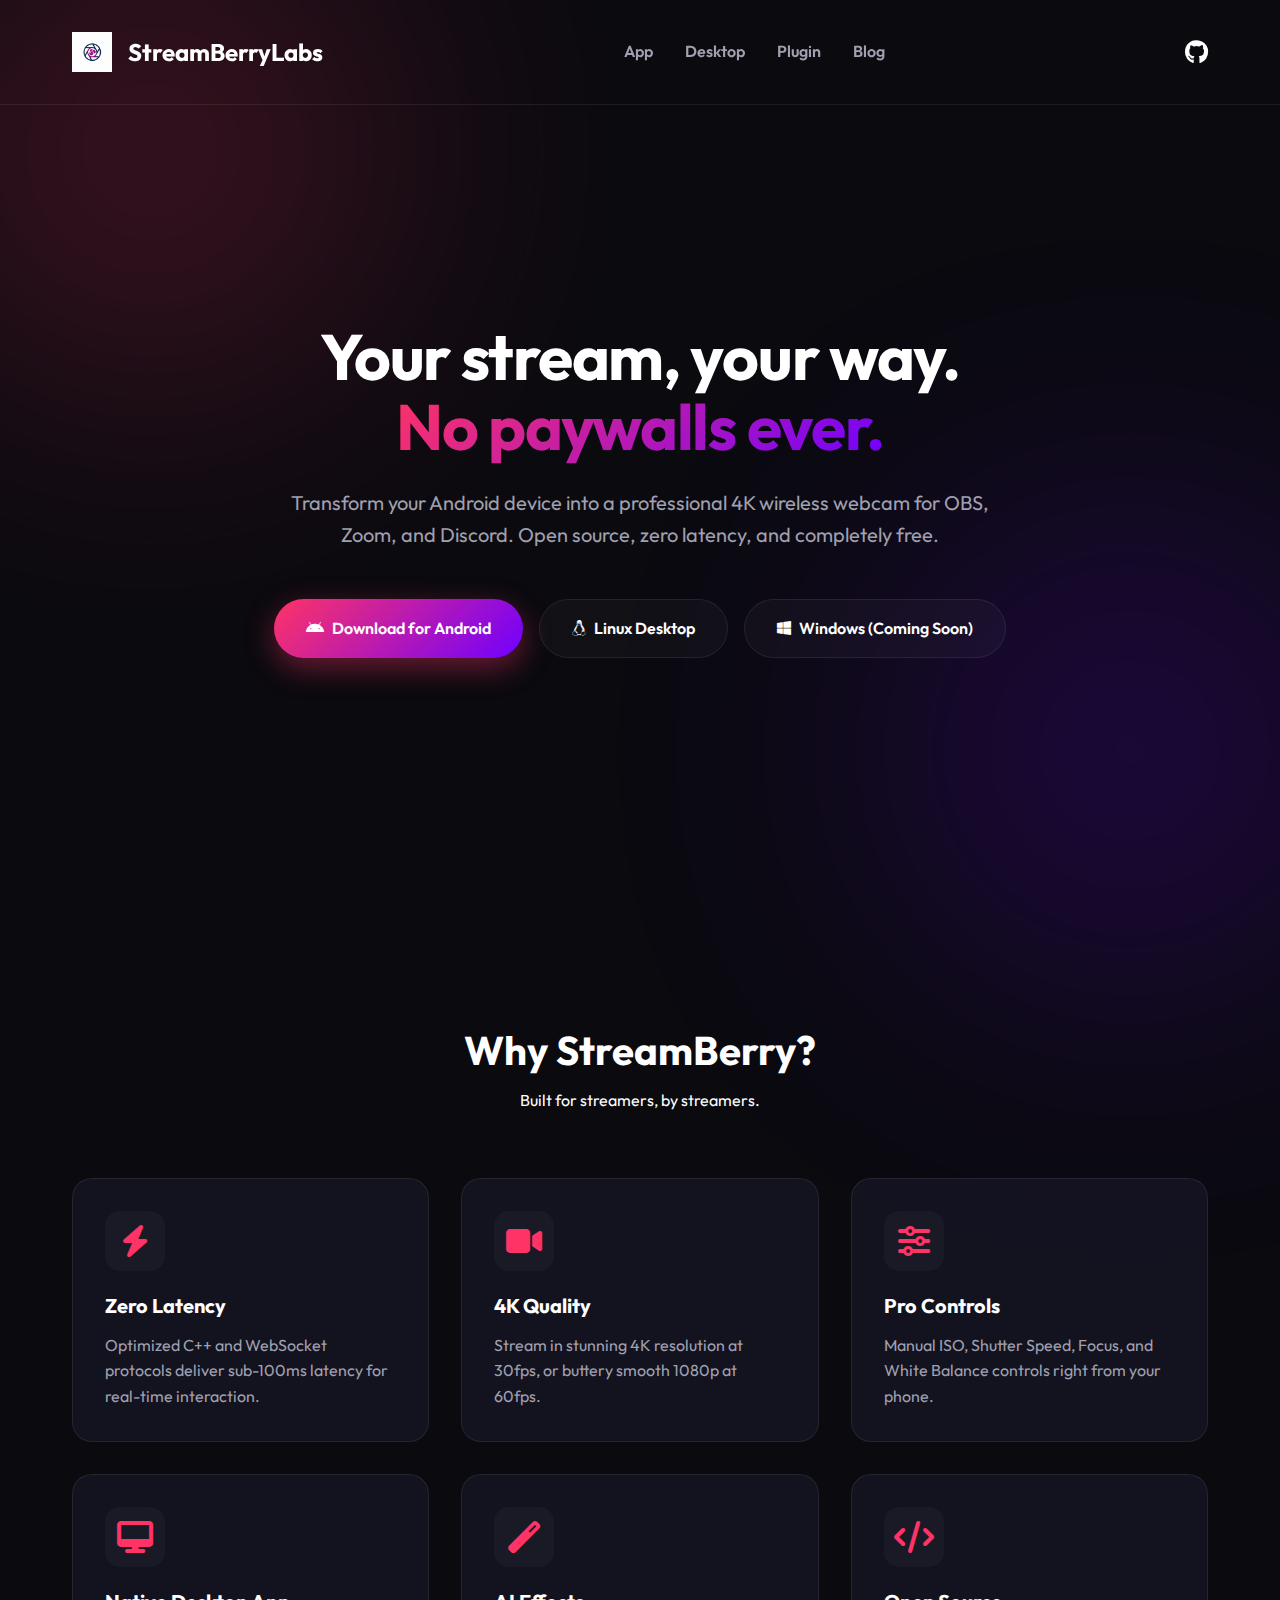
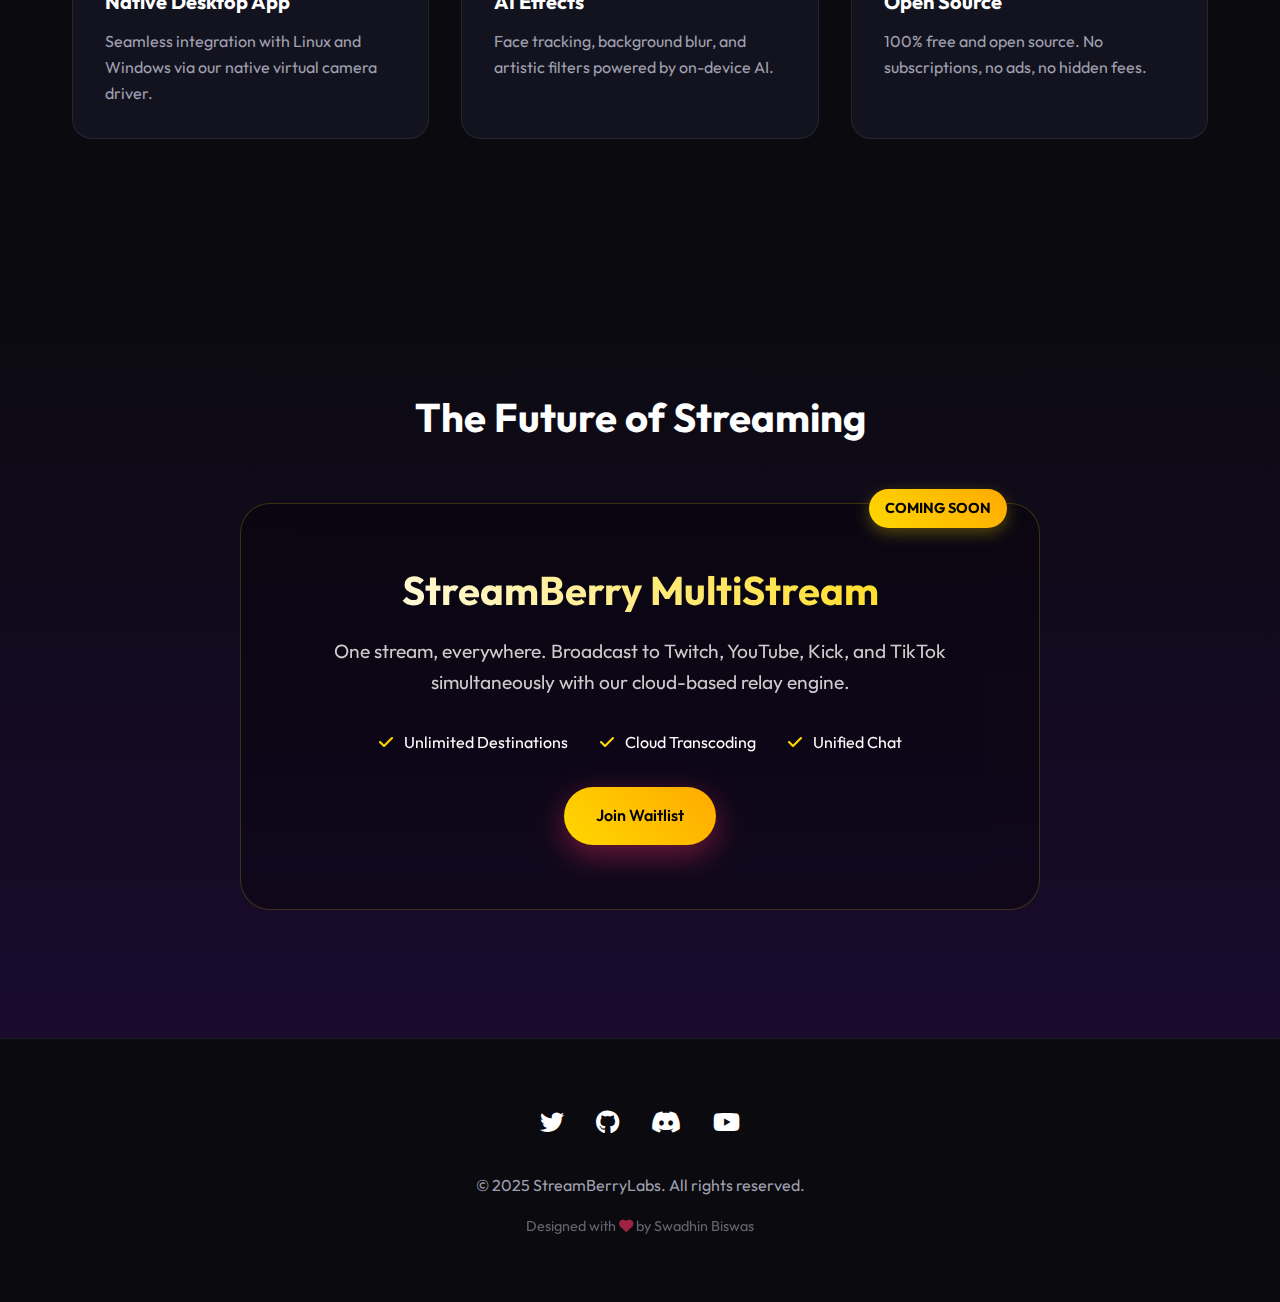
<file: index.html>
<!DOCTYPE html>
<html lang="en">

<head>
    <meta charset="UTF-8">
    <meta name="viewport" content="width=device-width, initial-scale=1.0">
    <title>StreamBerryLabs | Turn Your Phone into a 4K Wireless Webcam</title>
    <meta name="description"
        content="Transform your Android device into a professional 4K wireless webcam for OBS, Zoom, and Discord. Zero latency, open source, and completely free. No paywalls.">
    <meta name="keywords"
        content="android webcam, phone to webcam, wireless webcam, obs droid, linux webcam, 4k webcam app, streamberry">
    <meta name="author" content="StreamBerryLabs">

    <!-- Open Graph / Facebook -->
    <meta property="og:type" content="website">
    <meta property="og:url" content="https://streamberrylabs.github.io/">
    <meta property="og:title" content="StreamBerryLabs | Turn Your Phone into a 4K Wireless Webcam">
    <meta property="og:description"
        content="Transform your Android device into a professional 4K wireless webcam for OBS, Zoom, and Discord. Zero latency, open source, and completely free.">
    <meta property="og:image" content="https://streamberrylabs.github.io/logo.png">

    <!-- Twitter -->
    <meta property="twitter:card" content="summary_large_image">
    <meta property="twitter:url" content="https://streamberrylabs.github.io/">
    <meta property="twitter:title" content="StreamBerryLabs | Turn Your Phone into a 4K Wireless Webcam">
    <meta property="twitter:description"
        content="Transform your Android device into a professional 4K wireless webcam for OBS, Zoom, and Discord. Zero latency, open source, and completely free.">
    <meta property="twitter:image" content="https://streamberrylabs.github.io/logo.png">

    <link rel="preconnect" href="https://fonts.googleapis.com">
    <link rel="preconnect" href="https://fonts.gstatic.com" crossorigin>
    <link href="https://fonts.googleapis.com/css2?family=Outfit:wght@300;400;600;700&display=swap" rel="stylesheet">
    <link rel="stylesheet" href="https://cdnjs.cloudflare.com/ajax/libs/font-awesome/6.4.0/css/all.min.css">
    <link rel="stylesheet" href="style.css">
</head>

<body>

    <header>
        <div class="container">
            <nav>
                <div class="logo">
                    <a href="index.html"
                        style="text-decoration: none; color: inherit; display: flex; align-items: center; gap: 1rem;">
                        <img src="logo.png" alt="StreamBerry Logo">
                        <span>StreamBerryLabs</span>
                    </a>
                </div>
                <div class="nav-links">
                    <a href="app.html" class="nav-item">App</a>
                    <a href="desktop.html" class="nav-item">Desktop</a>
                    <a href="plugin.html" class="nav-item">Plugin</a>
                    <a href="blog/index.html" class="nav-item">Blog</a>
                </div>
                <div class="social-links" style="margin:0; gap:1rem;">
                    <a href="https://github.com/StreamBerryLabs"><i class="fab fa-github"></i></a>
                </div>
            </nav>
        </div>
    </header>

    <section class="hero">
        <div class="blob blob-1"></div>
        <div class="blob blob-2"></div>

        <div class="container hero-content">
            <h1>Your stream, your way.<br><span class="gradient-text">No paywalls ever.</span></h1>
            <p>Transform your Android device into a professional 4K wireless webcam for OBS, Zoom, and Discord. Open
                source, zero latency, and completely free.</p>

            <div class="btn-group">
                <a href="https://github.com/StreamBerryLabs/StreamBerry-Cam/releases" class="btn btn-primary">
                    <i class="fab fa-android"></i> Download for Android
                </a>
                <a href="https://github.com/StreamBerryLabs/streamberry-desktop/releases" class="btn btn-glass">
                    <i class="fab fa-linux"></i> Linux Desktop
                </a>
                <a href="#" class="btn btn-glass">
                    <i class="fab fa-windows"></i> Windows (Coming Soon)
                </a>
            </div>
        </div>
    </section>

    <section class="features">
        <div class="container">
            <div class="section-title">
                <h2>Why StreamBerry?</h2>
                <p>Built for streamers, by streamers.</p>
            </div>

            <div class="grid">
                <div class="card">
                    <div class="card-icon"><i class="fas fa-bolt"></i></div>
                    <h3>Zero Latency</h3>
                    <p>Optimized C++ and WebSocket protocols deliver sub-100ms latency for real-time interaction.</p>
                </div>
                <div class="card">
                    <div class="card-icon"><i class="fas fa-video"></i></div>
                    <h3>4K Quality</h3>
                    <p>Stream in stunning 4K resolution at 30fps, or buttery smooth 1080p at 60fps.</p>
                </div>
                <div class="card">
                    <div class="card-icon"><i class="fas fa-sliders"></i></div>
                    <h3>Pro Controls</h3>
                    <p>Manual ISO, Shutter Speed, Focus, and White Balance controls right from your phone.</p>
                </div>
                <div class="card">
                    <div class="card-icon"><i class="fas fa-desktop"></i></div>
                    <h3>Native Desktop App</h3>
                    <p>Seamless integration with Linux and Windows via our native virtual camera driver.</p>
                </div>
                <div class="card">
                    <div class="card-icon"><i class="fas fa-magic"></i></div>
                    <h3>AI Effects</h3>
                    <p>Face tracking, background blur, and artistic filters powered by on-device AI.</p>
                </div>
                <div class="card">
                    <div class="card-icon"><i class="fas fa-code"></i></div>
                    <h3>Open Source</h3>
                    <p>100% free and open source. No subscriptions, no ads, no hidden fees.</p>
                </div>
            </div>
        </div>
    </section>

    <section class="future">
        <div class="container">
            <div class="section-title">
                <h2>The Future of Streaming</h2>
            </div>

            <div class="premium-card">
                <div class="premium-badge">COMING SOON</div>
                <h3>StreamBerry MultiStream</h3>
                <p style="font-size: 1.2rem; margin-bottom: 2rem; color: #ccc;">
                    One stream, everywhere. Broadcast to Twitch, YouTube, Kick, and TikTok simultaneously with our
                    cloud-based relay engine.
                </p>
                <ul
                    style="list-style: none; margin-bottom: 2rem; display: flex; gap: 2rem; justify-content: center; flex-wrap: wrap;">
                    <li><i class="fas fa-check" style="color: #ffd700; margin-right: 0.5rem;"></i> Unlimited
                        Destinations</li>
                    <li><i class="fas fa-check" style="color: #ffd700; margin-right: 0.5rem;"></i> Cloud Transcoding
                    </li>
                    <li><i class="fas fa-check" style="color: #ffd700; margin-right: 0.5rem;"></i> Unified Chat</li>
                </ul>
                <a href="https://github.com/StreamBerryLabs" class="btn btn-primary"
                    style="background: linear-gradient(45deg, #ffd700, #ffaa00); color: black;">
                    Join Waitlist
                </a>
            </div>
        </div>
    </section>

    <footer>
        <div class="container">
            <div class="social-links">
                <a href="#"><i class="fab fa-twitter"></i></a>
                <a href="#"><i class="fab fa-github"></i></a>
                <a href="https://discord.gg/BSdAXdk8ax"><i class="fab fa-discord"></i></a>
                <a href="#"><i class="fab fa-youtube"></i></a>
            </div>
            <p>&copy; 2025 StreamBerryLabs. All rights reserved.</p>
            <p style="font-size: 0.9rem; margin-top: 1rem; opacity: 0.6;">
                Designed with <i class="fas fa-heart" style="color: var(--primary);"></i> by Swadhin Biswas
            </p>
        </div>
    </footer>

</body>

</html>
</file>
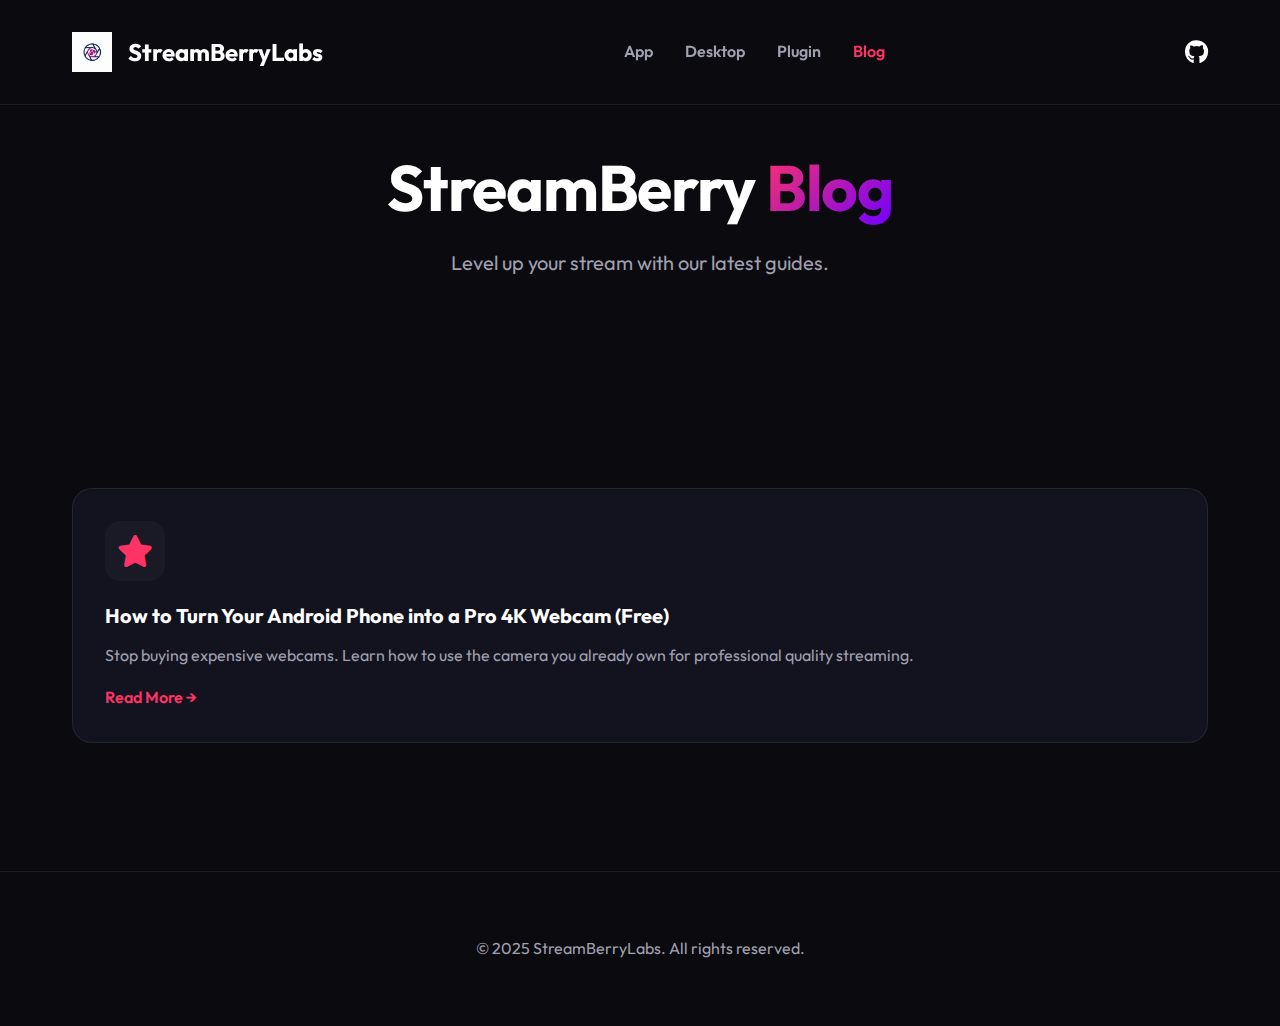
<file: blog/index.html>
<!DOCTYPE html>
<html lang="en">

<head>
    <meta charset="UTF-8">
    <meta name="viewport" content="width=device-width, initial-scale=1.0">
    <title>StreamBerry Blog | Streaming Tips & Tutorials</title>
    <meta name="description"
        content="Tips, tricks, and tutorials on how to improve your streaming setup using your phone as a webcam.">
    <link rel="stylesheet" href="https://cdnjs.cloudflare.com/ajax/libs/font-awesome/6.4.0/css/all.min.css">
    <link href="https://fonts.googleapis.com/css2?family=Outfit:wght@300;400;600;700&display=swap" rel="stylesheet">
    <link rel="stylesheet" href="../style.css">
</head>

<body>
    <header>
        <div class="container">
            <nav>
                <div class="logo">
                    <a href="../index.html"
                        style="text-decoration: none; color: inherit; display: flex; align-items: center; gap: 1rem;">
                        <img src="../logo.png" alt="StreamBerry Logo">
                        <span>StreamBerryLabs</span>
                    </a>
                </div>
                <div class="nav-links">
                    <a href="../app.html" class="nav-item">App</a>
                    <a href="../desktop.html" class="nav-item">Desktop</a>
                    <a href="../plugin.html" class="nav-item">Plugin</a>
                    <a href="index.html" class="nav-item active">Blog</a>
                </div>
                <div class="social-links" style="margin:0; gap:1rem;">
                    <a href="https://github.com/StreamBerryLabs"><i class="fab fa-github"></i></a>
                </div>
            </nav>
        </div>
    </header>

    <section class="hero" style="min-height: 40vh; padding-top: 120px;">
        <div class="container hero-content">
            <h1>StreamBerry <span class="gradient-text">Blog</span></h1>
            <p>Level up your stream with our latest guides.</p>
        </div>
    </section>

    <section class="features">
        <div class="container">
            <div class="grid">
                <a href="turn-phone-into-4k-webcam.html" style="text-decoration: none; color: inherit;">
                    <div class="card">
                        <div class="card-icon"><i class="fas fa-star"></i></div>
                        <h3>How to Turn Your Android Phone into a Pro 4K Webcam (Free)</h3>
                        <p>Stop buying expensive webcams. Learn how to use the camera you already own for professional
                            quality streaming.</p>
                        <span style="color: var(--primary); font-weight: 600; margin-top: 1rem; display: block;">Read
                            More &rarr;</span>
                    </div>
                </a>
            </div>
        </div>
    </section>

    <footer>
        <div class="container">
            <p>&copy; 2025 StreamBerryLabs. All rights reserved.</p>
        </div>
    </footer>
</body>

</html>
</file>
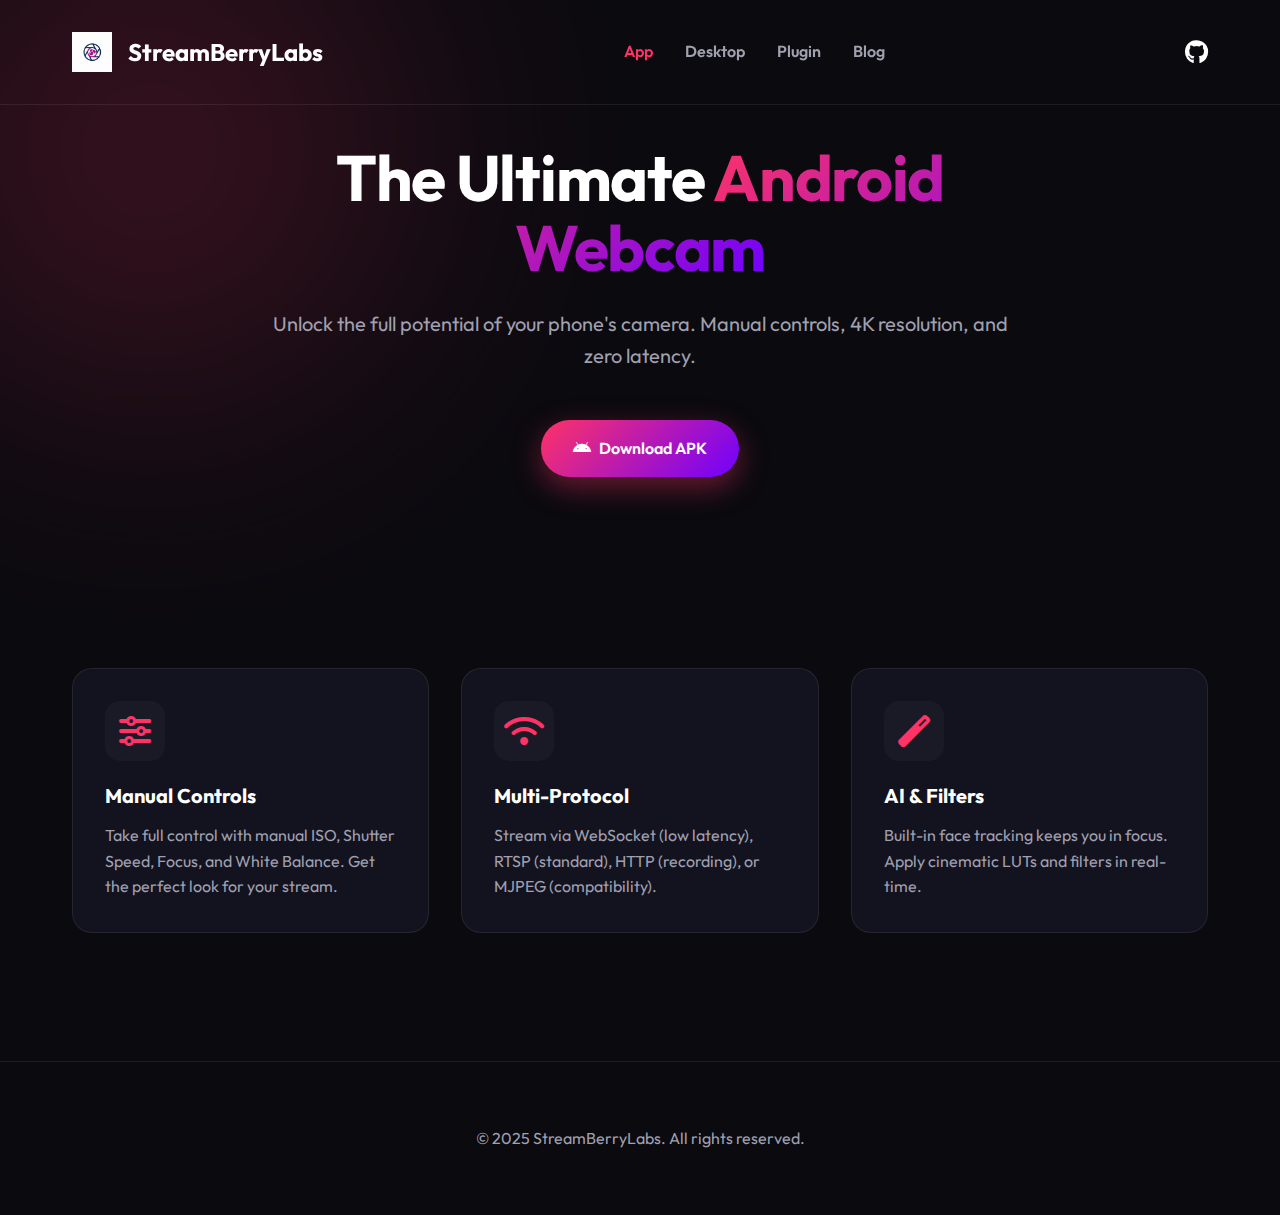
<file: app.html>
<!DOCTYPE html>
<html lang="en">

<head>
    <meta charset="UTF-8">
    <meta name="viewport" content="width=device-width, initial-scale=1.0">
    <title>StreamBerry App | Pro Camera Controls & 4K Streaming</title>
    <meta name="description"
        content="Download StreamBerry-Cam for Android. Features manual ISO, shutter speed, focus, and 4K streaming via WebSocket, RTSP, and HTTP.">
    <link rel="stylesheet" href="https://cdnjs.cloudflare.com/ajax/libs/font-awesome/6.4.0/css/all.min.css">
    <link href="https://fonts.googleapis.com/css2?family=Outfit:wght@300;400;600;700&display=swap" rel="stylesheet">
    <link rel="stylesheet" href="style.css">
</head>

<body>
    <header>
        <div class="container">
            <nav>
                <div class="logo">
                    <a href="index.html"
                        style="text-decoration: none; color: inherit; display: flex; align-items: center; gap: 1rem;">
                        <img src="logo.png" alt="StreamBerry Logo">
                        <span>StreamBerryLabs</span>
                    </a>
                </div>
                <div class="nav-links">
                    <a href="app.html" class="nav-item active">App</a>
                    <a href="desktop.html" class="nav-item">Desktop</a>
                    <a href="plugin.html" class="nav-item">Plugin</a>
                    <a href="blog/index.html" class="nav-item">Blog</a>
                </div>
                <div class="social-links" style="margin:0; gap:1rem;">
                    <a href="https://github.com/StreamBerryLabs"><i class="fab fa-github"></i></a>
                </div>
            </nav>
        </div>
    </header>

    <section class="hero" style="min-height: 60vh;">
        <div class="blob blob-1"></div>
        <div class="container hero-content">
            <h1>The Ultimate <span class="gradient-text">Android Webcam</span></h1>
            <p>Unlock the full potential of your phone's camera. Manual controls, 4K resolution, and zero latency.</p>
            <a href="https://github.com/StreamBerryLabs/StreamBerry-Cam/releases" class="btn btn-primary">
                <i class="fab fa-android"></i> Download APK
            </a>
        </div>
    </section>

    <section class="features">
        <div class="container">
            <div class="grid">
                <div class="card">
                    <div class="card-icon"><i class="fas fa-sliders-h"></i></div>
                    <h3>Manual Controls</h3>
                    <p>Take full control with manual ISO, Shutter Speed, Focus, and White Balance. Get the perfect look
                        for your stream.</p>
                </div>
                <div class="card">
                    <div class="card-icon"><i class="fas fa-wifi"></i></div>
                    <h3>Multi-Protocol</h3>
                    <p>Stream via WebSocket (low latency), RTSP (standard), HTTP (recording), or MJPEG (compatibility).
                    </p>
                </div>
                <div class="card">
                    <div class="card-icon"><i class="fas fa-magic"></i></div>
                    <h3>AI & Filters</h3>
                    <p>Built-in face tracking keeps you in focus. Apply cinematic LUTs and filters in real-time.</p>
                </div>
            </div>
        </div>
    </section>

    <footer>
        <div class="container">
            <p>&copy; 2025 StreamBerryLabs. All rights reserved.</p>
        </div>
    </footer>
</body>

</html>
</file>
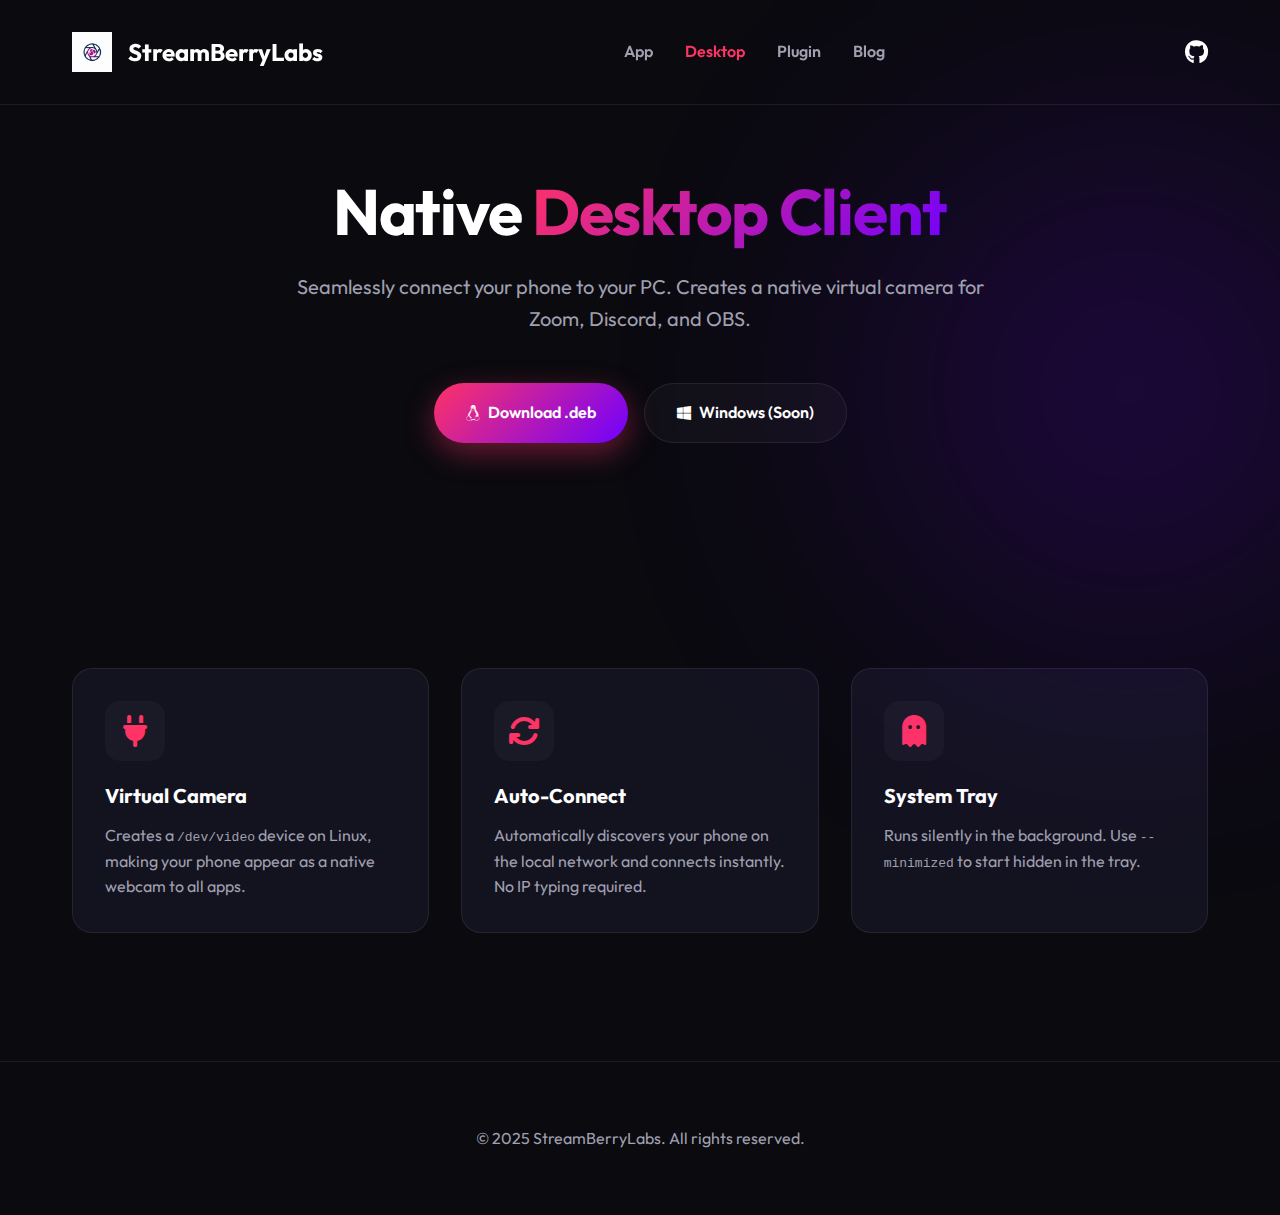
<file: desktop.html>
<!DOCTYPE html>
<html lang="en">

<head>
    <meta charset="UTF-8">
    <meta name="viewport" content="width=device-width, initial-scale=1.0">
    <title>StreamBerry Desktop | Wireless Webcam Client for Linux & Windows</title>
    <meta name="description"
        content="Official desktop client for StreamBerry. Creates a virtual camera device on Linux and Windows. Auto-connects to your phone.">
    <link rel="stylesheet" href="https://cdnjs.cloudflare.com/ajax/libs/font-awesome/6.4.0/css/all.min.css">
    <link href="https://fonts.googleapis.com/css2?family=Outfit:wght@300;400;600;700&display=swap" rel="stylesheet">
    <link rel="stylesheet" href="style.css">
</head>

<body>
    <header>
        <div class="container">
            <nav>
                <div class="logo">
                    <a href="index.html"
                        style="text-decoration: none; color: inherit; display: flex; align-items: center; gap: 1rem;">
                        <img src="logo.png" alt="StreamBerry Logo">
                        <span>StreamBerryLabs</span>
                    </a>
                </div>
                <div class="nav-links">
                    <a href="app.html" class="nav-item">App</a>
                    <a href="desktop.html" class="nav-item active">Desktop</a>
                    <a href="plugin.html" class="nav-item">Plugin</a>
                    <a href="blog/index.html" class="nav-item">Blog</a>
                </div>
                <div class="social-links" style="margin:0; gap:1rem;">
                    <a href="https://github.com/StreamBerryLabs"><i class="fab fa-github"></i></a>
                </div>
            </nav>
        </div>
    </header>

    <section class="hero" style="min-height: 60vh;">
        <div class="blob blob-2"></div>
        <div class="container hero-content">
            <h1>Native <span class="gradient-text">Desktop Client</span></h1>
            <p>Seamlessly connect your phone to your PC. Creates a native virtual camera for Zoom, Discord, and OBS.</p>
            <div class="btn-group">
                <a href="https://github.com/StreamBerryLabs/streamberry-desktop/releases" class="btn btn-primary">
                    <i class="fab fa-linux"></i> Download .deb
                </a>
                <a href="#" class="btn btn-glass">
                    <i class="fab fa-windows"></i> Windows (Soon)
                </a>
            </div>
        </div>
    </section>

    <section class="features">
        <div class="container">
            <div class="grid">
                <div class="card">
                    <div class="card-icon"><i class="fas fa-plug"></i></div>
                    <h3>Virtual Camera</h3>
                    <p>Creates a <code>/dev/video</code> device on Linux, making your phone appear as a native webcam to
                        all apps.</p>
                </div>
                <div class="card">
                    <div class="card-icon"><i class="fas fa-sync"></i></div>
                    <h3>Auto-Connect</h3>
                    <p>Automatically discovers your phone on the local network and connects instantly. No IP typing
                        required.</p>
                </div>
                <div class="card">
                    <div class="card-icon"><i class="fas fa-ghost"></i></div>
                    <h3>System Tray</h3>
                    <p>Runs silently in the background. Use <code>--minimized</code> to start hidden in the tray.</p>
                </div>
            </div>
        </div>
    </section>

    <footer>
        <div class="container">
            <p>&copy; 2025 StreamBerryLabs. All rights reserved.</p>
        </div>
    </footer>
</body>

</html>
</file>
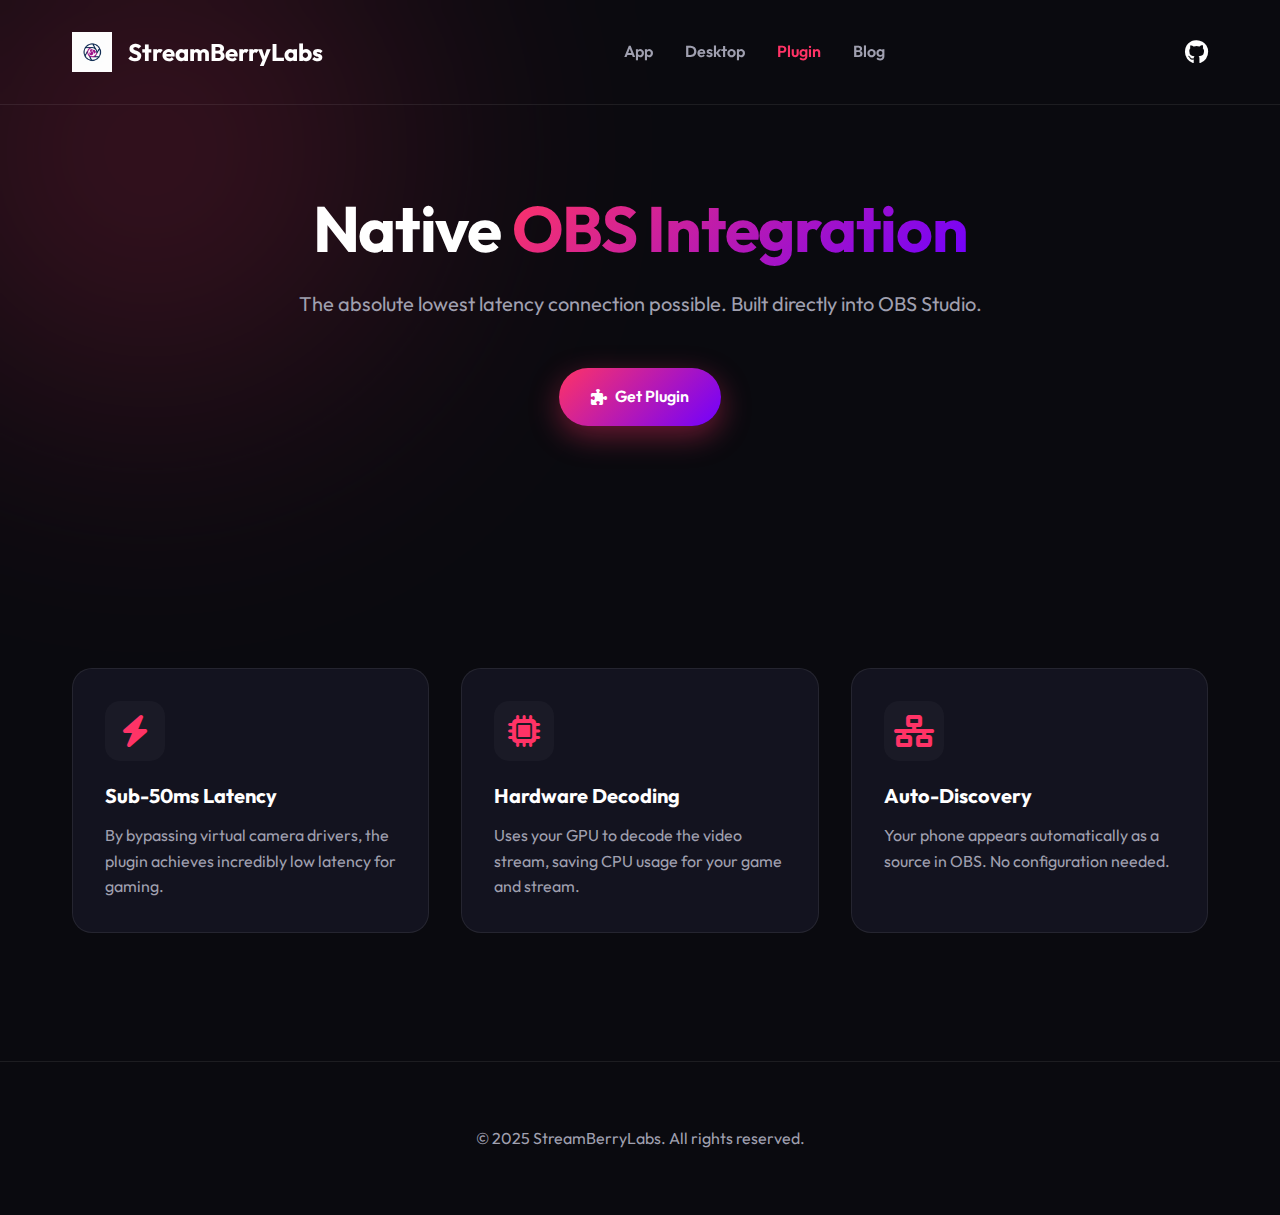
<file: plugin.html>
<!DOCTYPE html>
<html lang="en">

<head>
    <meta charset="UTF-8">
    <meta name="viewport" content="width=device-width, initial-scale=1.0">
    <title>StreamBerry OBS Plugin | Native Integration</title>
    <meta name="description"
        content="Native OBS Studio plugin for StreamBerry. Lowest latency, hardware decoding, and automatic source discovery.">
    <link rel="stylesheet" href="https://cdnjs.cloudflare.com/ajax/libs/font-awesome/6.4.0/css/all.min.css">
    <link href="https://fonts.googleapis.com/css2?family=Outfit:wght@300;400;600;700&display=swap" rel="stylesheet">
    <link rel="stylesheet" href="style.css">
</head>

<body>
    <header>
        <div class="container">
            <nav>
                <div class="logo">
                    <a href="index.html"
                        style="text-decoration: none; color: inherit; display: flex; align-items: center; gap: 1rem;">
                        <img src="logo.png" alt="StreamBerry Logo">
                        <span>StreamBerryLabs</span>
                    </a>
                </div>
                <div class="nav-links">
                    <a href="app.html" class="nav-item">App</a>
                    <a href="desktop.html" class="nav-item">Desktop</a>
                    <a href="plugin.html" class="nav-item active">Plugin</a>
                    <a href="blog/index.html" class="nav-item">Blog</a>
                </div>
                <div class="social-links" style="margin:0; gap:1rem;">
                    <a href="https://github.com/StreamBerryLabs"><i class="fab fa-github"></i></a>
                </div>
            </nav>
        </div>
    </header>

    <section class="hero" style="min-height: 60vh;">
        <div class="blob blob-1"></div>
        <div class="container hero-content">
            <h1>Native <span class="gradient-text">OBS Integration</span></h1>
            <p>The absolute lowest latency connection possible. Built directly into OBS Studio.</p>
            <a href="https://github.com/StreamBerryLabs/streamberry-obs" class="btn btn-primary">
                <i class="fas fa-puzzle-piece"></i> Get Plugin
            </a>
        </div>
    </section>

    <section class="features">
        <div class="container">
            <div class="grid">
                <div class="card">
                    <div class="card-icon"><i class="fas fa-bolt"></i></div>
                    <h3>Sub-50ms Latency</h3>
                    <p>By bypassing virtual camera drivers, the plugin achieves incredibly low latency for gaming.</p>
                </div>
                <div class="card">
                    <div class="card-icon"><i class="fas fa-microchip"></i></div>
                    <h3>Hardware Decoding</h3>
                    <p>Uses your GPU to decode the video stream, saving CPU usage for your game and stream.</p>
                </div>
                <div class="card">
                    <div class="card-icon"><i class="fas fa-network-wired"></i></div>
                    <h3>Auto-Discovery</h3>
                    <p>Your phone appears automatically as a source in OBS. No configuration needed.</p>
                </div>
            </div>
        </div>
    </section>

    <footer>
        <div class="container">
            <p>&copy; 2025 StreamBerryLabs. All rights reserved.</p>
        </div>
    </footer>
</body>

</html>
</file>
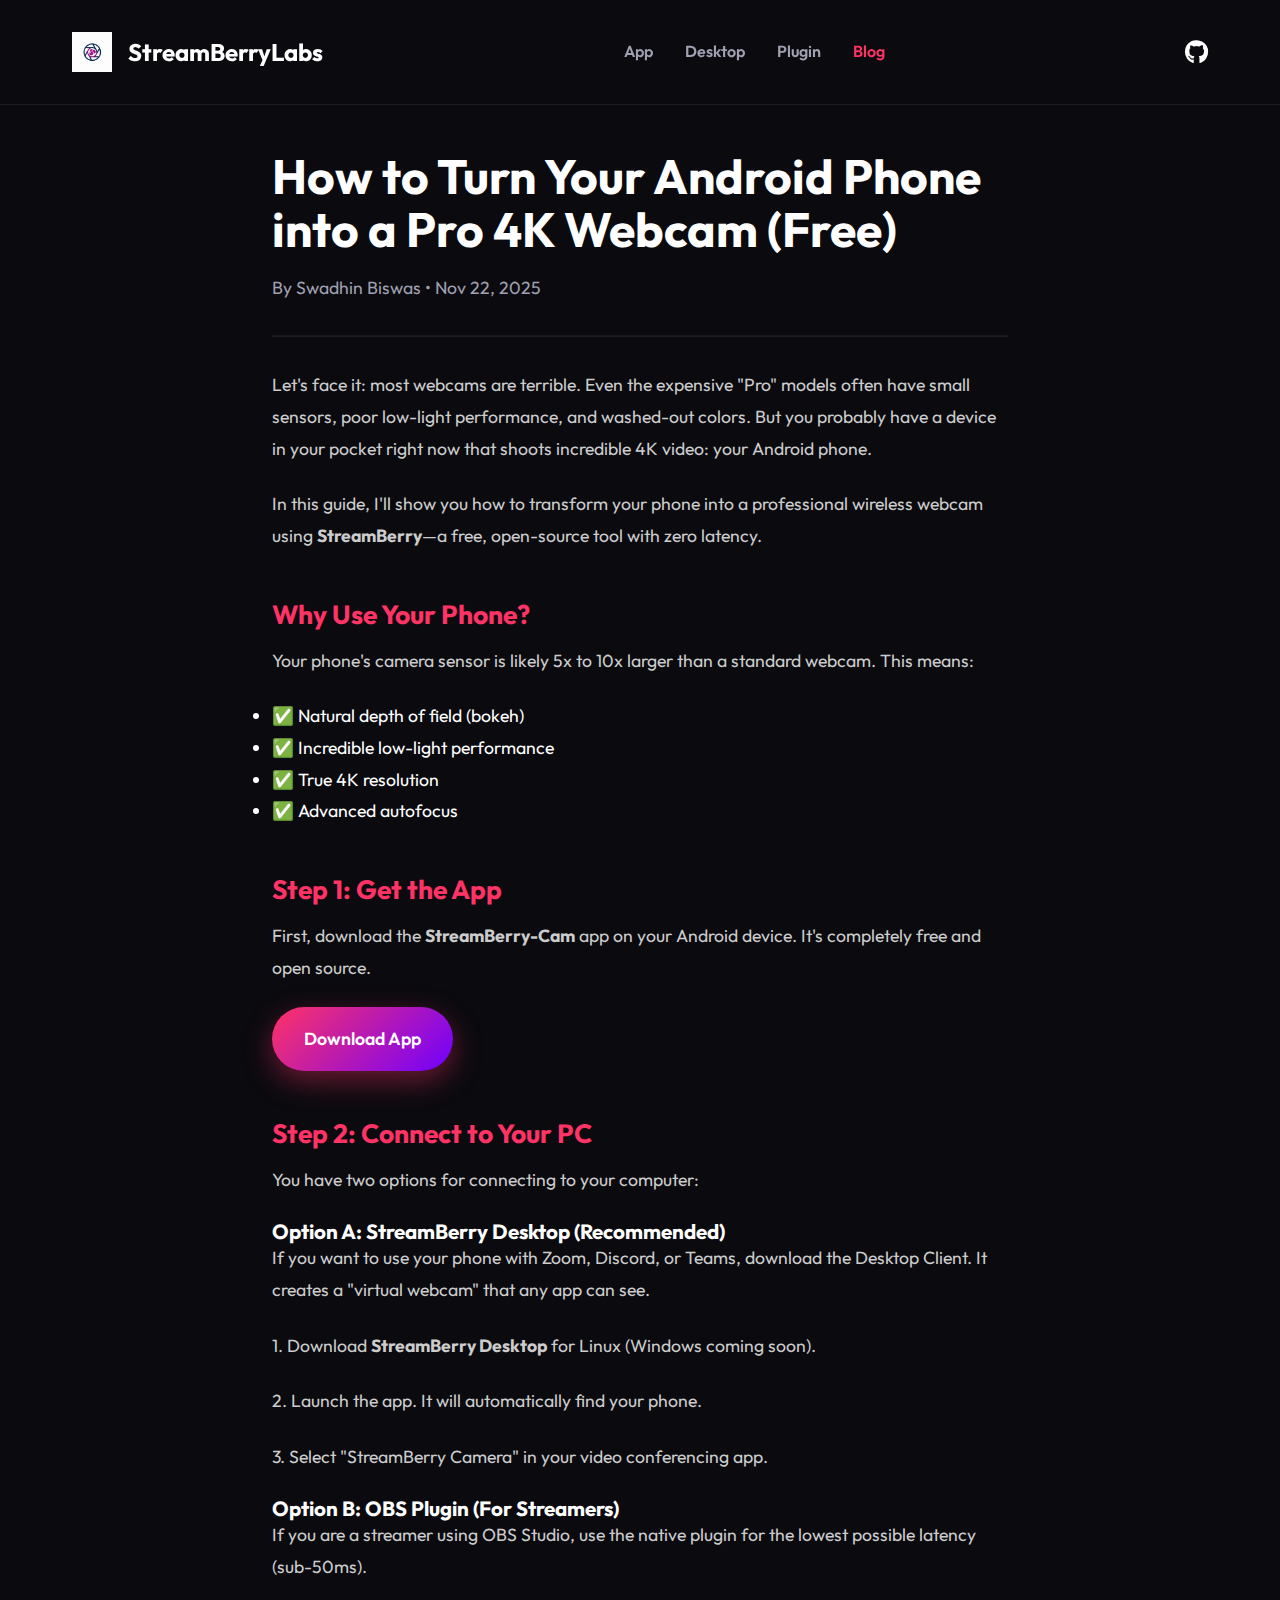
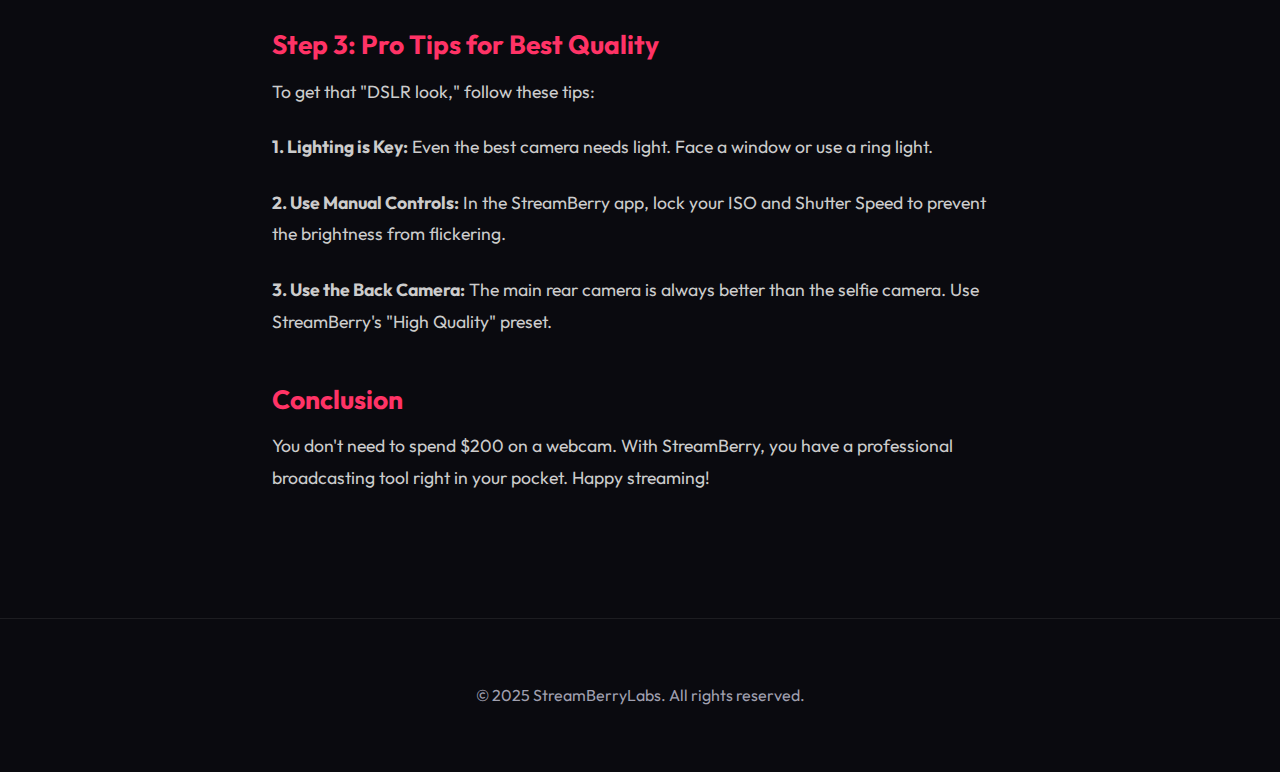
<file: blog/turn-phone-into-4k-webcam.html>
<!DOCTYPE html>
<html lang="en">

<head>
    <meta charset="UTF-8">
    <meta name="viewport" content="width=device-width, initial-scale=1.0">
    <title>How to Turn Your Android Phone into a Pro 4K Webcam (Free) | StreamBerry</title>
    <meta name="description"
        content="Don't buy a webcam! Learn how to use your Android phone as a high-quality 4K wireless webcam for OBS, Zoom, and Discord using StreamBerry.">
    <meta name="keywords"
        content="android webcam, phone as webcam, 4k webcam, wireless webcam, streamberry, obs droid, linux webcam">

    <!-- Open Graph -->
    <meta property="og:title" content="How to Turn Your Android Phone into a Pro 4K Webcam (Free)">
    <meta property="og:description" content="Stop buying expensive webcams. Use the powerful camera in your pocket.">
    <meta property="og:image" content="https://streamberrylabs.github.io/logo.png">
    <meta property="og:type" content="article">

    <link rel="stylesheet" href="https://cdnjs.cloudflare.com/ajax/libs/font-awesome/6.4.0/css/all.min.css">
    <link href="https://fonts.googleapis.com/css2?family=Outfit:wght@300;400;600;700&display=swap" rel="stylesheet">
    <link rel="stylesheet" href="../style.css">
    <style>
        .article-content {
            max-width: 800px;
            margin: 0 auto;
            font-size: 1.1rem;
            line-height: 1.8;
        }

        .article-content h2 {
            margin-top: 3rem;
            margin-bottom: 1rem;
            color: var(--primary);
        }

        .article-content p {
            margin-bottom: 1.5rem;
            color: #ccc;
        }

        .article-content img {
            max-width: 100%;
            border-radius: 10px;
            margin: 2rem 0;
            border: 1px solid var(--glass-border);
        }

        .article-content code {
            background: rgba(255, 255, 255, 0.1);
            padding: 0.2rem 0.4rem;
            border-radius: 4px;
            font-family: monospace;
        }
    </style>
</head>

<body>
    <header>
        <div class="container">
            <nav>
                <div class="logo">
                    <a href="../index.html"
                        style="text-decoration: none; color: inherit; display: flex; align-items: center; gap: 1rem;">
                        <img src="../logo.png" alt="StreamBerry Logo">
                        <span>StreamBerryLabs</span>
                    </a>
                </div>
                <div class="nav-links">
                    <a href="../app.html" class="nav-item">App</a>
                    <a href="../desktop.html" class="nav-item">Desktop</a>
                    <a href="../plugin.html" class="nav-item">Plugin</a>
                    <a href="index.html" class="nav-item active">Blog</a>
                </div>
                <div class="social-links" style="margin:0; gap:1rem;">
                    <a href="https://github.com/StreamBerryLabs"><i class="fab fa-github"></i></a>
                </div>
            </nav>
        </div>
    </header>

    <article style="padding: 150px 0 100px;">
        <div class="container article-content">
            <h1 style="font-size: 3rem; margin-bottom: 1rem;">How to Turn Your Android Phone into a Pro 4K Webcam (Free)
            </h1>
            <p style="color: var(--text-muted);">By Swadhin Biswas • Nov 22, 2025</p>

            <hr style="border-color: var(--glass-border); margin: 2rem 0;">

            <p>Let's face it: most webcams are terrible. Even the expensive "Pro" models often have small sensors, poor
                low-light performance, and washed-out colors. But you probably have a device in your pocket right now
                that shoots incredible 4K video: your Android phone.</p>

            <p>In this guide, I'll show you how to transform your phone into a professional wireless webcam using
                <strong>StreamBerry</strong>—a free, open-source tool with zero latency.</p>

            <h2>Why Use Your Phone?</h2>
            <p>Your phone's camera sensor is likely 5x to 10x larger than a standard webcam. This means:</p>
            <ul>
                <li>✅ Natural depth of field (bokeh)</li>
                <li>✅ Incredible low-light performance</li>
                <li>✅ True 4K resolution</li>
                <li>✅ Advanced autofocus</li>
            </ul>

            <h2>Step 1: Get the App</h2>
            <p>First, download the <strong>StreamBerry-Cam</strong> app on your Android device. It's completely free and
                open source.</p>
            <a href="../app.html" class="btn btn-primary">Download App</a>

            <h2>Step 2: Connect to Your PC</h2>
            <p>You have two options for connecting to your computer:</p>

            <h3>Option A: StreamBerry Desktop (Recommended)</h3>
            <p>If you want to use your phone with Zoom, Discord, or Teams, download the Desktop Client. It creates a
                "virtual webcam" that any app can see.</p>
            <p>1. Download <strong>StreamBerry Desktop</strong> for Linux (Windows coming soon).</p>
            <p>2. Launch the app. It will automatically find your phone.</p>
            <p>3. Select "StreamBerry Camera" in your video conferencing app.</p>

            <h3>Option B: OBS Plugin (For Streamers)</h3>
            <p>If you are a streamer using OBS Studio, use the native plugin for the lowest possible latency (sub-50ms).
            </p>

            <h2>Step 3: Pro Tips for Best Quality</h2>
            <p>To get that "DSLR look," follow these tips:</p>
            <p><strong>1. Lighting is Key:</strong> Even the best camera needs light. Face a window or use a ring light.
            </p>
            <p><strong>2. Use Manual Controls:</strong> In the StreamBerry app, lock your ISO and Shutter Speed to
                prevent the brightness from flickering.</p>
            <p><strong>3. Use the Back Camera:</strong> The main rear camera is always better than the selfie camera.
                Use StreamBerry's "High Quality" preset.</p>

            <h2>Conclusion</h2>
            <p>You don't need to spend $200 on a webcam. With StreamBerry, you have a professional broadcasting tool
                right in your pocket. Happy streaming!</p>
        </div>
    </article>

    <footer>
        <div class="container">
            <p>&copy; 2025 StreamBerryLabs. All rights reserved.</p>
        </div>
    </footer>
</body>

</html>
</file>
<file: style.css>
:root {
    --bg-dark: #0a0a0f;
    --bg-card: #13131f;
    --text-main: #ffffff;
    --text-muted: #a0a0b0;
    --primary: #ff3366;
    --primary-glow: rgba(255, 51, 102, 0.4);
    --secondary: #7000ff;
    --gradient-main: linear-gradient(135deg, #ff3366 0%, #7000ff 100%);
    --glass: rgba(255, 255, 255, 0.03);
    --glass-border: rgba(255, 255, 255, 0.08);
    --font-main: 'Outfit', sans-serif;
}

* {
    margin: 0;
    padding: 0;
    box-sizing: border-box;
}

body {
    background-color: var(--bg-dark);
    color: var(--text-main);
    font-family: var(--font-main);
    line-height: 1.6;
    overflow-x: hidden;
}

/* Typography */
h1,
h2,
h3,
h4 {
    font-weight: 700;
    line-height: 1.1;
}

.gradient-text {
    background: var(--gradient-main);
    -webkit-background-clip: text;
    -webkit-text-fill-color: transparent;
    background-clip: text;
}

/* Layout */
.container {
    max-width: 1200px;
    margin: 0 auto;
    padding: 0 2rem;
}

/* Header */
header {
    padding: 2rem 0;
    position: fixed;
    width: 100%;
    top: 0;
    z-index: 100;
    backdrop-filter: blur(10px);
    border-bottom: 1px solid var(--glass-border);
}

nav {
    display: flex;
    justify-content: space-between;
    align-items: center;
}

.nav-links {
    display: flex;
    gap: 2rem;
}

.nav-item {
    color: var(--text-muted);
    text-decoration: none;
    font-weight: 600;
    transition: color 0.3s;
}

.nav-item:hover,
.nav-item.active {
    color: var(--primary);
}

.logo {
    display: flex;
    align-items: center;
    gap: 1rem;
    font-size: 1.5rem;
    font-weight: 700;
}

.logo img {
    height: 40px;
}

/* Hero Section */
.hero {
    min-height: 100vh;
    display: flex;
    align-items: center;
    justify-content: center;
    text-align: center;
    position: relative;
    padding-top: 80px;
}

.hero-content {
    max-width: 800px;
    z-index: 2;
}

.hero h1 {
    font-size: 4rem;
    margin-bottom: 1.5rem;
    letter-spacing: -0.02em;
}

.hero p {
    font-size: 1.25rem;
    color: var(--text-muted);
    margin-bottom: 3rem;
}

/* Buttons */
.btn-group {
    display: flex;
    gap: 1rem;
    justify-content: center;
    flex-wrap: wrap;
}

.btn {
    padding: 1rem 2rem;
    border-radius: 50px;
    font-weight: 600;
    text-decoration: none;
    transition: all 0.3s ease;
    display: inline-flex;
    align-items: center;
    gap: 0.5rem;
}

.btn-primary {
    background: var(--gradient-main);
    color: white;
    box-shadow: 0 10px 30px var(--primary-glow);
}

.btn-primary:hover {
    transform: translateY(-2px);
    box-shadow: 0 20px 40px var(--primary-glow);
}

.btn-glass {
    background: var(--glass);
    border: 1px solid var(--glass-border);
    color: white;
}

.btn-glass:hover {
    background: rgba(255, 255, 255, 0.1);
    transform: translateY(-2px);
}

/* Features Grid */
.features {
    padding: 8rem 0;
}

.section-title {
    text-align: center;
    margin-bottom: 4rem;
}

.section-title h2 {
    font-size: 2.5rem;
    margin-bottom: 1rem;
}

.grid {
    display: grid;
    grid-template-columns: repeat(auto-fit, minmax(300px, 1fr));
    gap: 2rem;
}

.card {
    background: var(--bg-card);
    border: 1px solid var(--glass-border);
    padding: 2rem;
    border-radius: 20px;
    transition: transform 0.3s ease;
}

.card:hover {
    transform: translateY(-5px);
    border-color: var(--primary);
}

.card-icon {
    font-size: 2rem;
    margin-bottom: 1.5rem;
    background: var(--glass);
    width: 60px;
    height: 60px;
    display: flex;
    align-items: center;
    justify-content: center;
    border-radius: 15px;
    color: var(--primary);
}

.card h3 {
    margin-bottom: 1rem;
    font-size: 1.25rem;
}

.card p {
    color: var(--text-muted);
}

/* Future Projects */
.future {
    padding: 8rem 0;
    background: linear-gradient(to bottom, var(--bg-dark), #1a0b2e);
    position: relative;
    overflow: hidden;
}

.premium-card {
    background: rgba(0, 0, 0, 0.3);
    border: 1px solid rgba(255, 215, 0, 0.2);
    padding: 4rem;
    border-radius: 30px;
    text-align: center;
    max-width: 800px;
    margin: 0 auto;
    backdrop-filter: blur(20px);
    position: relative;
}

.premium-badge {
    background: linear-gradient(45deg, #ffd700, #ffaa00);
    color: black;
    padding: 0.5rem 1rem;
    border-radius: 20px;
    font-weight: 700;
    font-size: 0.9rem;
    position: absolute;
    top: -15px;
    right: 2rem;
    box-shadow: 0 5px 15px rgba(255, 215, 0, 0.3);
}

.premium-card h3 {
    font-size: 2.5rem;
    margin-bottom: 1.5rem;
    background: linear-gradient(45deg, #fff, #ffd700);
    -webkit-background-clip: text;
    background-clip: text;
    -webkit-text-fill-color: transparent;
}

/* Footer */
footer {
    padding: 4rem 0;
    border-top: 1px solid var(--glass-border);
    text-align: center;
    color: var(--text-muted);
}

.social-links {
    display: flex;
    justify-content: center;
    gap: 2rem;
    margin-bottom: 2rem;
}

.social-links a {
    color: var(--text-main);
    text-decoration: none;
    font-size: 1.5rem;
    transition: color 0.3s;
}

.social-links a:hover {
    color: var(--primary);
}

/* Background Blobs */
.blob {
    position: absolute;
    width: 500px;
    height: 500px;
    background: var(--primary);
    filter: blur(150px);
    opacity: 0.2;
    border-radius: 50%;
    z-index: 0;
}

.blob-1 {
    top: -100px;
    left: -100px;
}

.blob-2 {
    bottom: -100px;
    right: -100px;
    background: var(--secondary);
}

@media (max-width: 768px) {
    .hero h1 {
        font-size: 2.5rem;
    }

    .btn-group {
        flex-direction: column;
    }

    .premium-card {
        padding: 2rem;
    }
}
</file>
